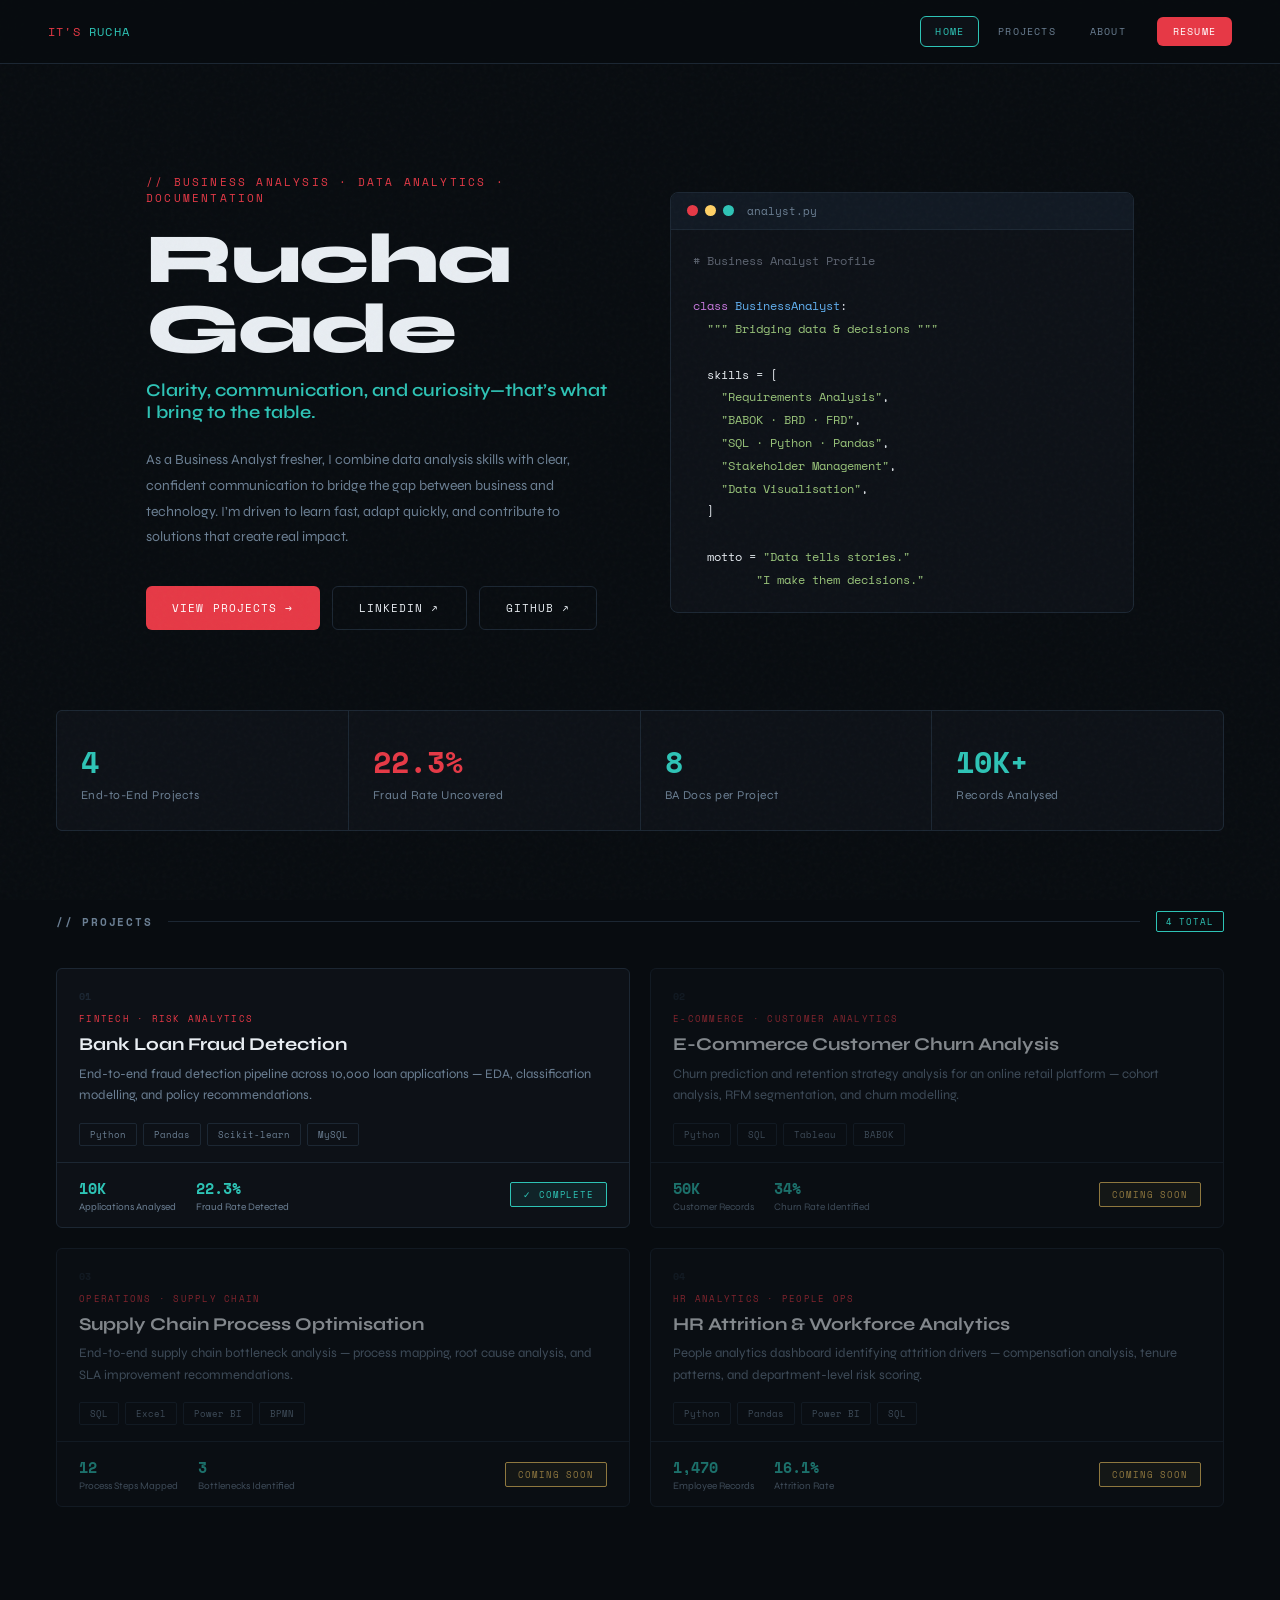
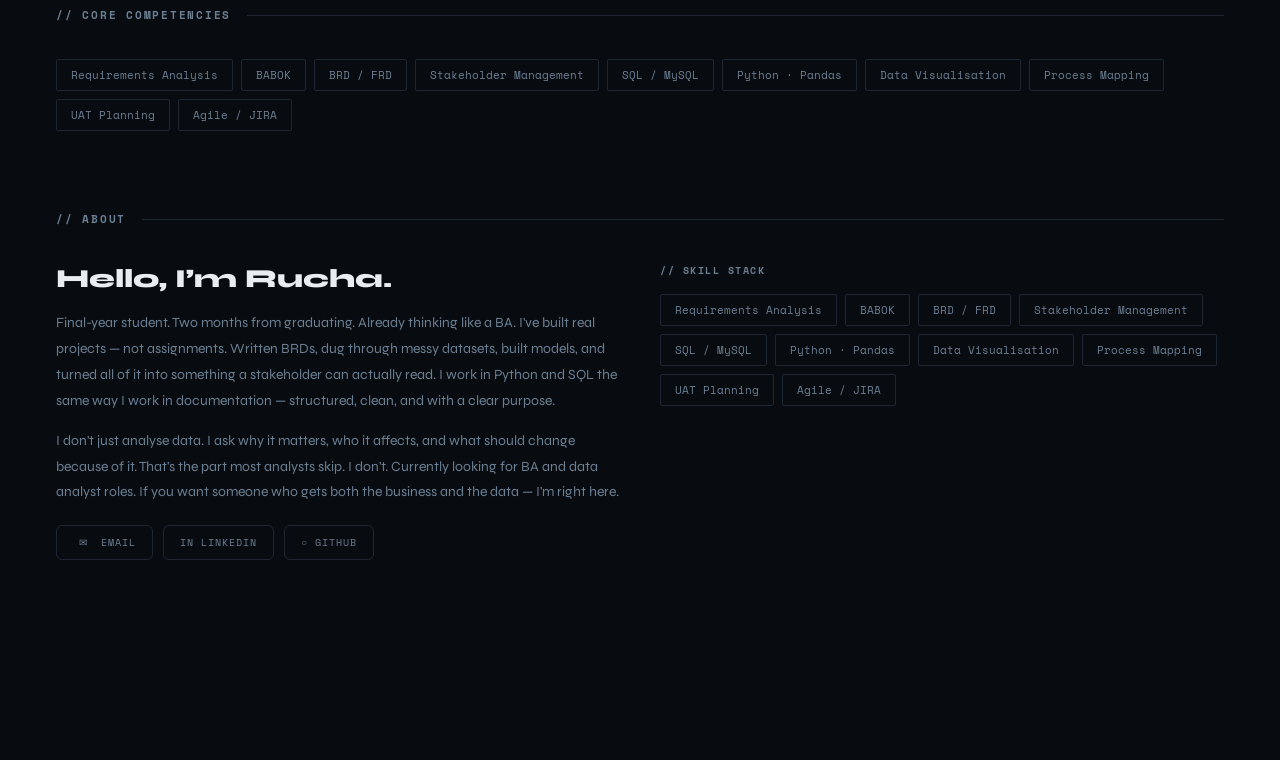
<file: index.html>
<!DOCTYPE html>
<html lang="en">
<head>
  <title>SELECT * FROM Rucha</title>
  <meta charset="UTF-8">
  <meta name="viewport" content="width=device-width, initial-scale=1.0">
  <link rel="preconnect" href="https://fonts.googleapis.com">
  <link href="https://fonts.googleapis.com/css2?family=Space+Mono:wght@400;700&family=Syne:wght@400;600;800&display=swap" rel="stylesheet">
  <link rel="stylesheet" href="styles.css">
  <link rel="icon" type="image/png" href="Favicon.png">

</head>
<body>

<header class="site-header">
  <div class="logo" onclick="location.href='index.html'"><span>It's</span> Rucha</div>

  <nav class="nav">
    <button class="nav-btn active"  onclick="location.href='index.html'">Home</button>
    <button class="nav-btn"  onclick="location.href='index.html#proj-anchor'">Projects</button>
    <button class="nav-btn" onclick="location.href='index.html#about-anchor'">About</button>
    <a class="nav-contact" href="Rucha_Gade_Resume.pdf" target="_blank">Resume</a>
  </nav>
</header>

<!-- ═══ HERO ═══ -->
<section class="home-hero">
  <div class="hero-left">
    <p class="hero-eyebrow">// Business Analysis &middot; Data Analytics &middot; Documentation</p>
    <h1 class="hero-name">Rucha Gade</h1>
    <p class="hero-role">Clarity, communication, and curiosity—that’s what I bring to the table.</p>
    <p class="hero-desc">As a Business Analyst fresher, I combine data analysis skills with clear, confident communication to bridge the gap between business and technology. I’m driven to learn fast, adapt quickly, and contribute to solutions that create real impact.</p>
    <div class="hero-btns">
      <button class="btn-primary" onclick="document.getElementById('proj-anchor').scrollIntoView({behavior:'smooth'})">View Projects &rarr;</button>
      <a class="btn-ghost" href="https://www.linkedin.com/in/rucha-gade/" target="_blank">LinkedIn &nearr;</a>
      <a class="btn-ghost" href="https://github.com/Rucha-1111/"   target="_blank">GitHub &nearr;</a>
    </div>
  </div>
  <div class="hero-terminal">
    <div class="terminal-bar">
      <span class="dot dot-r"></span><span class="dot dot-y"></span><span class="dot dot-g"></span>
      <span class="terminal-title">analyst.py</span>
    </div>
    <div class="terminal-body">
      <div><span class="t-cm"># Business Analyst Profile</span></div>
      <div>&nbsp;</div>
      <div><span class="t-kw">class</span> <span class="t-fn">BusinessAnalyst</span>:</div>
      <div>&nbsp;&nbsp;<span class="t-str">&quot;&quot;&quot; Bridging data &amp; decisions &quot;&quot;&quot;</span></div>
      <div>&nbsp;</div>
      <div>&nbsp;&nbsp;skills = [</div>
      <div>&nbsp;&nbsp;&nbsp;&nbsp;<span class="t-str">&quot;Requirements Analysis&quot;</span>,</div>
      <div>&nbsp;&nbsp;&nbsp;&nbsp;<span class="t-str">&quot;BABOK &middot; BRD &middot; FRD&quot;</span>,</div>
      <div>&nbsp;&nbsp;&nbsp;&nbsp;<span class="t-str">&quot;SQL &middot; Python &middot; Pandas&quot;</span>,</div>
      <div>&nbsp;&nbsp;&nbsp;&nbsp;<span class="t-str">&quot;Stakeholder Management&quot;</span>,</div>
      <div>&nbsp;&nbsp;&nbsp;&nbsp;<span class="t-str">&quot;Data Visualisation&quot;</span>,</div>
      <div>&nbsp;&nbsp;]</div>
      <div>&nbsp;</div>
      <div>&nbsp;&nbsp;motto = <span class="t-str">&quot;Data tells stories.&quot;</span></div>
      <div>&nbsp;&nbsp;&nbsp;&nbsp;&nbsp;&nbsp;&nbsp;&nbsp; <span class="t-str">&quot;I make them decisions.&quot;</span></div>
    </div>
  </div>
</section>

<!-- ═══ STATS ═══ -->
<div class="wrap">
  <div class="home-stats">
    <div class="stat-cell"><div class="num">4</div><div class="lbl">End-to-End Projects</div></div>
    <div class="stat-cell"><div class="num acc">22.3%</div><div class="lbl">Fraud Rate Uncovered</div></div>
    <div class="stat-cell"><div class="num">8</div><div class="lbl">BA Docs per Project</div></div>
    <div class="stat-cell"><div class="num">10K+</div><div class="lbl">Records Analysed</div></div>
  </div>
</div>

<!-- ═══ PROJECTS ═══ -->
<div id="proj-anchor"></div>
<div class="section-sep" style="margin-top:20px">
  <h2>// Projects</h2><div class="sep-line"></div>
  <span class="badge badge-teal">4 Total</span>
</div>
<div class="wrap">
  <div class="proj-cards">
      <div class="proj-card" onclick="location.href='fraud.html'">
        <div class="pc-top">
          <div class="pc-num">01</div>
          <div class="pc-domain">FinTech · Risk Analytics</div>
          <div class="pc-title">Bank Loan Fraud Detection</div>
          <div class="pc-desc">End-to-end fraud detection pipeline across 10,000 loan applications — EDA, classification modelling, and policy recommendations.</div>
          <div class="pc-tags"><span class="pc-tag">Python</span><span class="pc-tag">Pandas</span><span class="pc-tag">Scikit-learn</span><span class="pc-tag">MySQL</span></div>
        </div>
        <div class="pc-bottom">
          <div class="pc-kpi-row"><div class="pc-kpi"><span class="v">10K</span><span class="l">Applications Analysed</span></div><div class="pc-kpi"><span class="v">22.3%</span><span class="l">Fraud Rate Detected</span></div></div>
          <span class="pc-status-chip complete">&#10003; Complete</span>
        </div>
      </div>

      <div class="proj-card placeholder" >
        <div class="pc-top">
          <div class="pc-num">02</div>
          <div class="pc-domain">E-Commerce · Customer Analytics</div>
          <div class="pc-title">E-Commerce Customer Churn Analysis</div>
          <div class="pc-desc">Churn prediction and retention strategy analysis for an online retail platform — cohort analysis, RFM segmentation, and churn modelling.</div>
          <div class="pc-tags"><span class="pc-tag">Python</span><span class="pc-tag">SQL</span><span class="pc-tag">Tableau</span><span class="pc-tag">BABOK</span></div>
        </div>
        <div class="pc-bottom">
          <div class="pc-kpi-row"><div class="pc-kpi"><span class="v">50K</span><span class="l">Customer Records</span></div><div class="pc-kpi"><span class="v">34%</span><span class="l">Churn Rate Identified</span></div></div>
          <span class="pc-status-chip wip">Coming Soon</span>
        </div>
      </div>

      <div class="proj-card placeholder" >
        <div class="pc-top">
          <div class="pc-num">03</div>
          <div class="pc-domain">Operations · Supply Chain</div>
          <div class="pc-title">Supply Chain Process Optimisation</div>
          <div class="pc-desc">End-to-end supply chain bottleneck analysis — process mapping, root cause analysis, and SLA improvement recommendations.</div>
          <div class="pc-tags"><span class="pc-tag">SQL</span><span class="pc-tag">Excel</span><span class="pc-tag">Power BI</span><span class="pc-tag">BPMN</span></div>
        </div>
        <div class="pc-bottom">
          <div class="pc-kpi-row"><div class="pc-kpi"><span class="v">12</span><span class="l">Process Steps Mapped</span></div><div class="pc-kpi"><span class="v">3</span><span class="l">Bottlenecks Identified</span></div></div>
          <span class="pc-status-chip wip">Coming Soon</span>
        </div>
      </div>

      <div class="proj-card placeholder" >
        <div class="pc-top">
          <div class="pc-num">04</div>
          <div class="pc-domain">HR Analytics · People Ops</div>
          <div class="pc-title">HR Attrition & Workforce Analytics</div>
          <div class="pc-desc">People analytics dashboard identifying attrition drivers — compensation analysis, tenure patterns, and department-level risk scoring.</div>
          <div class="pc-tags"><span class="pc-tag">Python</span><span class="pc-tag">Pandas</span><span class="pc-tag">Power BI</span><span class="pc-tag">SQL</span></div>
        </div>
        <div class="pc-bottom">
          <div class="pc-kpi-row"><div class="pc-kpi"><span class="v">1,470</span><span class="l">Employee Records</span></div><div class="pc-kpi"><span class="v">16.1%</span><span class="l">Attrition Rate</span></div></div>
          <span class="pc-status-chip wip">Coming Soon</span>
        </div>
      </div></div>
</div>

<!-- ═══ SKILLS ═══ -->
<div class="section-sep"><h2>// Core Competencies</h2><div class="sep-line"></div></div>
<div class="wrap" style="margin-bottom:80px">
  <div class="skills-grid" id="homeSkills"></div>
</div>

<!-- ═══ ABOUT ═══ -->
<div id="about-anchor"></div>
<div class="section-sep"><h2>// About</h2><div class="sep-line"></div></div>
<div class="wrap" style="padding-bottom:100px">
  <div class="about-grid">
    <div class="about-text">
      <h3>Hello, I&rsquo;m Rucha.</h3>
      <p>Final-year student. Two months from graduating. Already thinking like a BA.
I've built real projects — not assignments. Written BRDs, dug through messy datasets, built models, and turned all of it into something a stakeholder can actually read. I work in Python and SQL the same way I work in documentation — structured, clean, and with a clear purpose.</p>
      <p>I don't just analyse data. I ask why it matters, who it affects, and what should change because of it. That's the part most analysts skip. I don't.
Currently looking for BA and data analyst roles. If you want someone who gets both the business and the data — I'm right here.</p>
      <div class="about-links">
        <a class="about-link" href="mailto:ruchagade20@gmail.com">&ensp;&#9993;&ensp; Email</a>
        <a class="about-link" href="https://www.linkedin.com/in/rucha-gade/" target="_blank">in LinkedIn</a>
        <a class="about-link" href="https://github.com/Rucha-1111/"   target="_blank">&#9675; GitHub</a>
      </div>
    </div>
    <div class="about-skills">
      <h4>// Skill Stack</h4>
      <div class="skills-grid" id="aboutSkills"></div>
    </div>
  </div>
</div>

<script src="scripts.js"></script>
<script>
  renderSkills(['homeSkills','aboutSkills']);
  // Scroll to anchor if URL has hash
  if(location.hash) {
    setTimeout(()=>{
      const el = document.getElementById(location.hash.slice(1));
      if(el) el.scrollIntoView({behavior:'smooth'});
    }, 100);
  }
</script>
</body>
</html>
</file>
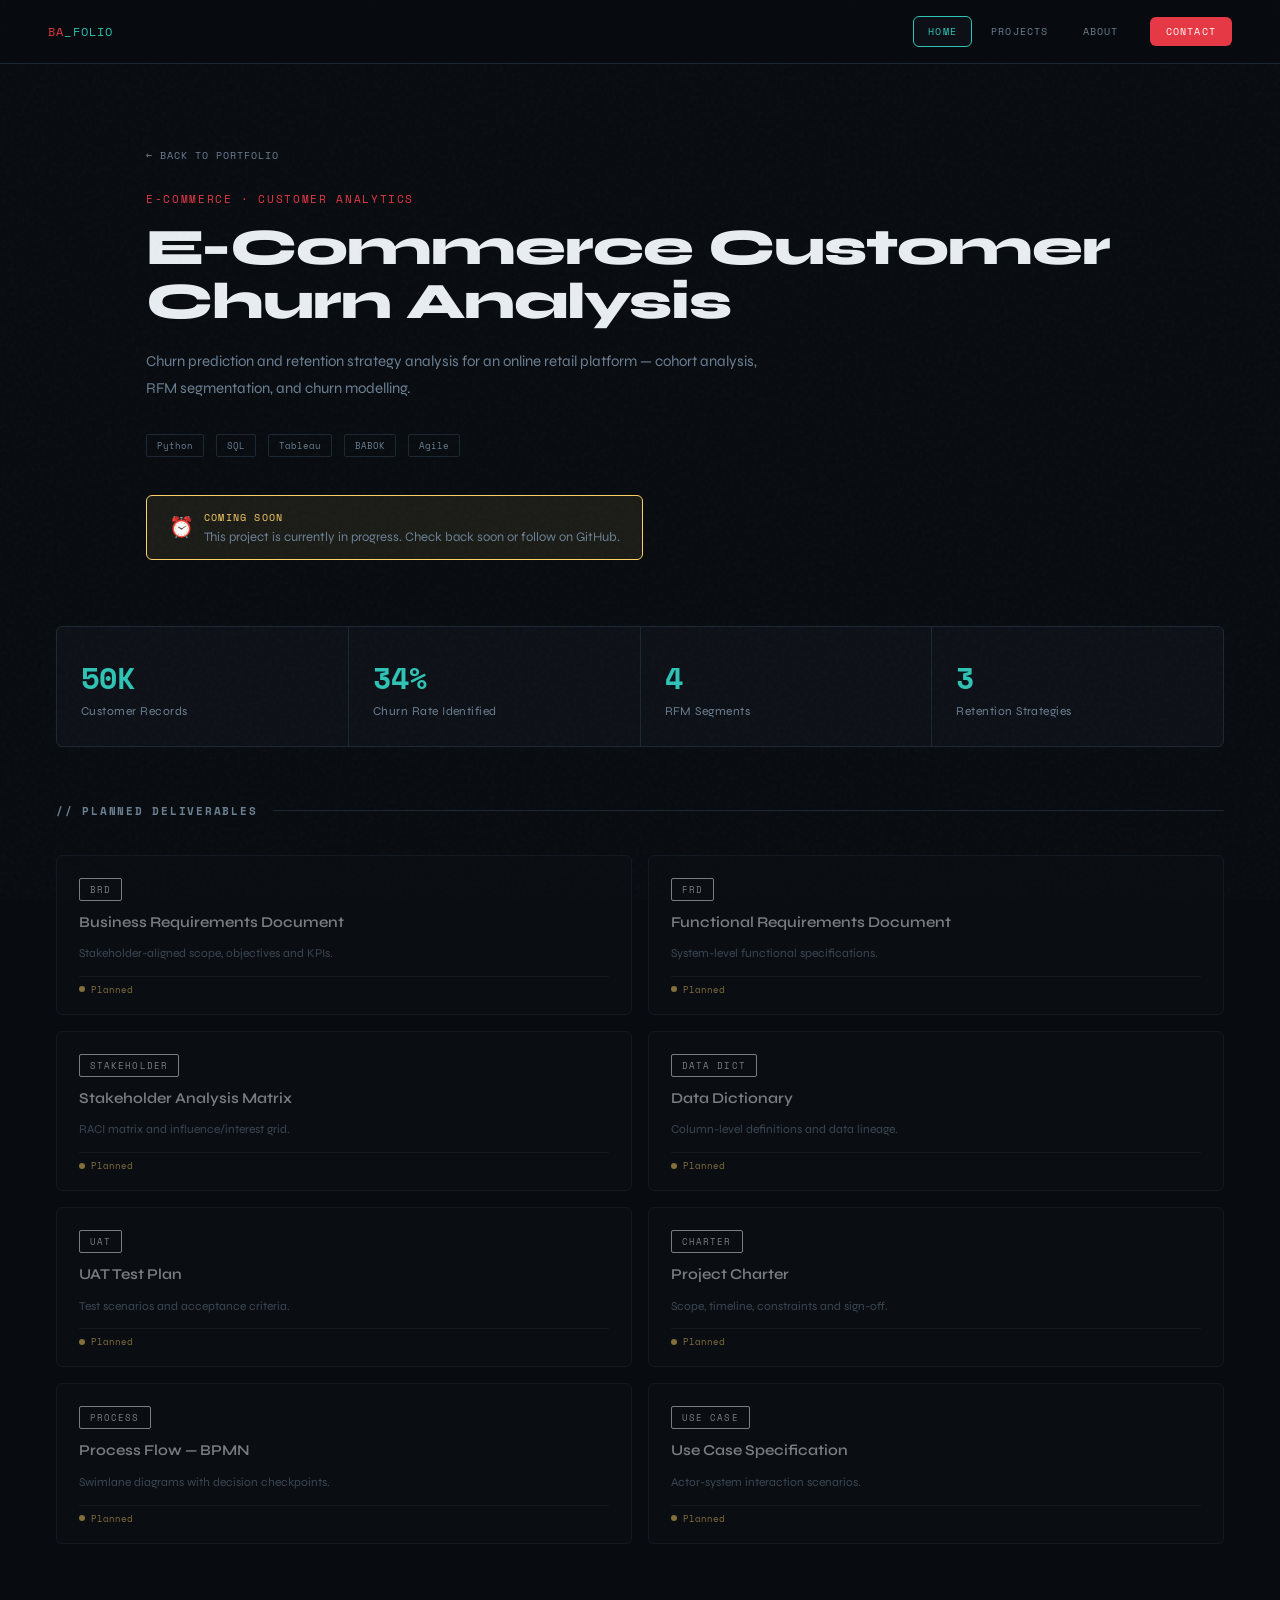
<file: ecomm.html>
<!DOCTYPE html>
<html lang="en">
<head>
  <title>E-Commerce Customer Churn Analysis &mdash; BA Portfolio</title>
  <meta charset="UTF-8">
  <meta name="viewport" content="width=device-width, initial-scale=1.0">
  <link rel="preconnect" href="https://fonts.googleapis.com">
  <link href="https://fonts.googleapis.com/css2?family=Space+Mono:wght@400;700&family=Syne:wght@400;600;800&display=swap" rel="stylesheet">
  <link rel="stylesheet" href="styles.css">
</head>
<body>

<header class="site-header">
  <div class="logo" onclick="location.href='index.html'"><span>BA</span>_FOLIO</div>
  <nav class="nav">
    <button class="nav-btn active"  onclick="location.href='index.html'">Home</button>
    <button class="nav-btn"  onclick="location.href='index.html#proj-anchor'">Projects</button>
    <button class="nav-btn" onclick="location.href='index.html#about-anchor'">About</button>
    <a class="nav-contact" href="mailto:your@email.com">Contact</a>
  </nav>
</header>

<div class="proj-hero">
  <button class="proj-back" onclick="location.href='index.html'">&larr; Back to Portfolio</button>
  <p class="proj-eyebrow">E-Commerce · Customer Analytics</p>
  <h1 class="proj-title-big">E-Commerce Customer Churn Analysis</h1>
  <p class="proj-desc-big">Churn prediction and retention strategy analysis for an online retail platform — cohort analysis, RFM segmentation, and churn modelling.</p>
  <div style="display:flex;flex-wrap:wrap;gap:6px;margin-bottom:32px"><span class="pc-tag" style="margin-right:6px;margin-bottom:6px">Python</span><span class="pc-tag" style="margin-right:6px;margin-bottom:6px">SQL</span><span class="pc-tag" style="margin-right:6px;margin-bottom:6px">Tableau</span><span class="pc-tag" style="margin-right:6px;margin-bottom:6px">BABOK</span><span class="pc-tag" style="margin-right:6px;margin-bottom:6px">Agile</span></div>
  <div style="display:inline-flex;align-items:center;gap:10px;background:rgba(255,209,102,.08);border:1px solid var(--yellow);border-radius:var(--r);padding:14px 22px;">
    <span style="font-size:20px">&#9200;</span>
    <div>
      <div style="font-family:var(--mono);font-size:10px;color:var(--yellow);letter-spacing:.12em;text-transform:uppercase;margin-bottom:4px">Coming Soon</div>
      <div style="font-size:13px;color:var(--muted)">This project is currently in progress. Check back soon or follow on GitHub.</div>
    </div>
  </div>
</div>

<div class="wrap" style="margin-top:10px">
  <div class="proj-kpis"><div class="stat-cell"><div class="num">50K</div><div class="lbl">Customer Records</div></div><div class="stat-cell"><div class="num">34%</div><div class="lbl">Churn Rate Identified</div></div><div class="stat-cell"><div class="num">4</div><div class="lbl">RFM Segments</div></div><div class="stat-cell"><div class="num">3</div><div class="lbl">Retention Strategies</div></div></div>
</div>

<div class="section-sep" style="margin-top:40px"><h2>// Planned Deliverables</h2><div class="sep-line"></div></div>
<div class="wrap" style="padding-bottom:100px">
  <div class="docs-grid">
    <div class="doc-card" style="opacity:.5">
      <div class="dc-top"><span class="dc-type-badge">BRD</span></div>
      <div class="dc-title">Business Requirements Document</div>
      <div class="dc-desc">Stakeholder-aligned scope, objectives and KPIs.</div>
      <div class="dc-bottom"><div class="dc-status" style="color:var(--yellow)"><span class="dc-dot" style="background:var(--yellow)"></span> Planned</div></div>
    </div><div class="doc-card" style="opacity:.5">
      <div class="dc-top"><span class="dc-type-badge">FRD</span></div>
      <div class="dc-title">Functional Requirements Document</div>
      <div class="dc-desc">System-level functional specifications.</div>
      <div class="dc-bottom"><div class="dc-status" style="color:var(--yellow)"><span class="dc-dot" style="background:var(--yellow)"></span> Planned</div></div>
    </div><div class="doc-card" style="opacity:.5">
      <div class="dc-top"><span class="dc-type-badge">STAKEHOLDER</span></div>
      <div class="dc-title">Stakeholder Analysis Matrix</div>
      <div class="dc-desc">RACI matrix and influence/interest grid.</div>
      <div class="dc-bottom"><div class="dc-status" style="color:var(--yellow)"><span class="dc-dot" style="background:var(--yellow)"></span> Planned</div></div>
    </div><div class="doc-card" style="opacity:.5">
      <div class="dc-top"><span class="dc-type-badge">DATA DICT</span></div>
      <div class="dc-title">Data Dictionary</div>
      <div class="dc-desc">Column-level definitions and data lineage.</div>
      <div class="dc-bottom"><div class="dc-status" style="color:var(--yellow)"><span class="dc-dot" style="background:var(--yellow)"></span> Planned</div></div>
    </div><div class="doc-card" style="opacity:.5">
      <div class="dc-top"><span class="dc-type-badge">UAT</span></div>
      <div class="dc-title">UAT Test Plan</div>
      <div class="dc-desc">Test scenarios and acceptance criteria.</div>
      <div class="dc-bottom"><div class="dc-status" style="color:var(--yellow)"><span class="dc-dot" style="background:var(--yellow)"></span> Planned</div></div>
    </div><div class="doc-card" style="opacity:.5">
      <div class="dc-top"><span class="dc-type-badge">CHARTER</span></div>
      <div class="dc-title">Project Charter</div>
      <div class="dc-desc">Scope, timeline, constraints and sign-off.</div>
      <div class="dc-bottom"><div class="dc-status" style="color:var(--yellow)"><span class="dc-dot" style="background:var(--yellow)"></span> Planned</div></div>
    </div><div class="doc-card" style="opacity:.5">
      <div class="dc-top"><span class="dc-type-badge">PROCESS</span></div>
      <div class="dc-title">Process Flow — BPMN</div>
      <div class="dc-desc">Swimlane diagrams with decision checkpoints.</div>
      <div class="dc-bottom"><div class="dc-status" style="color:var(--yellow)"><span class="dc-dot" style="background:var(--yellow)"></span> Planned</div></div>
    </div><div class="doc-card" style="opacity:.5">
      <div class="dc-top"><span class="dc-type-badge">USE CASE</span></div>
      <div class="dc-title">Use Case Specification</div>
      <div class="dc-desc">Actor-system interaction scenarios.</div>
      <div class="dc-bottom"><div class="dc-status" style="color:var(--yellow)"><span class="dc-dot" style="background:var(--yellow)"></span> Planned</div></div>
    </div>
  </div>
</div>

<script src="scripts.js"></script>
</body>
</html>
</file>
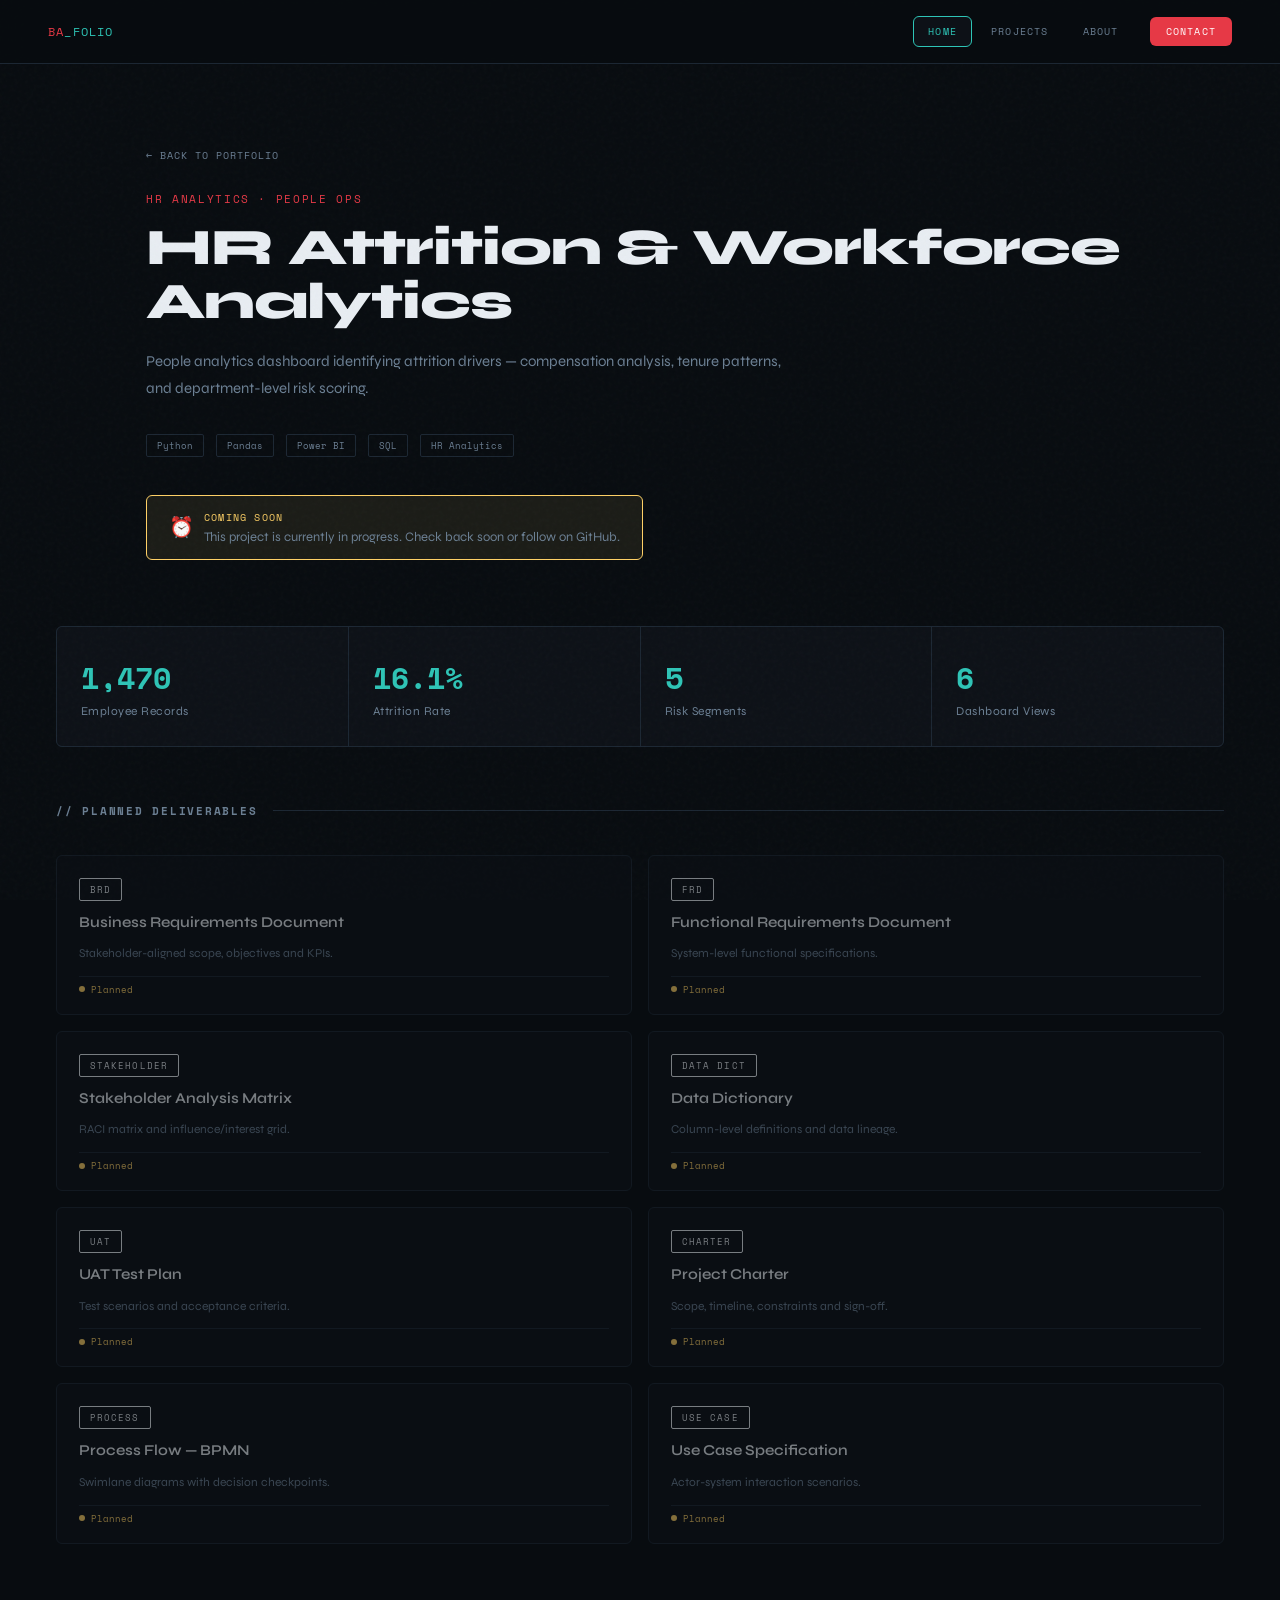
<file: hranalytics.html>
<!DOCTYPE html>
<html lang="en">

<head>
    <title>HR Attrition & Workforce Analytics &mdash; BA Portfolio</title>
    <meta charset="UTF-8">
    <meta name="viewport" content="width=device-width, initial-scale=1.0">
    <link rel="preconnect" href="https://fonts.googleapis.com">
    <link
        href="https://fonts.googleapis.com/css2?family=Space+Mono:wght@400;700&family=Syne:wght@400;600;800&display=swap"
        rel="stylesheet">
    <link rel="stylesheet" href="styles.css">
</head>

<body>

    <header class="site-header">
        <div class="logo" onclick="location.href='index.html'"><span>BA</span>_FOLIO</div>
        <nav class="nav">
            <button class="nav-btn active" onclick="location.href='index.html'">Home</button>
            <button class="nav-btn" onclick="location.href='index.html#proj-anchor'">Projects</button>
            <button class="nav-btn" onclick="location.href='index.html#about-anchor'">About</button>
            <a class="nav-contact" href="mailto:your@email.com">Contact</a>
        </nav>
    </header>

    <div class="proj-hero">
        <button class="proj-back" onclick="location.href='index.html'">&larr; Back to Portfolio</button>
        <p class="proj-eyebrow">HR Analytics · People Ops</p>
        <h1 class="proj-title-big">HR Attrition & Workforce Analytics</h1>
        <p class="proj-desc-big">People analytics dashboard identifying attrition drivers — compensation analysis,
            tenure patterns, and department-level risk scoring.</p>
        <div style="display:flex;flex-wrap:wrap;gap:6px;margin-bottom:32px"><span class="pc-tag"
                style="margin-right:6px;margin-bottom:6px">Python</span><span class="pc-tag"
                style="margin-right:6px;margin-bottom:6px">Pandas</span><span class="pc-tag"
                style="margin-right:6px;margin-bottom:6px">Power BI</span><span class="pc-tag"
                style="margin-right:6px;margin-bottom:6px">SQL</span><span class="pc-tag"
                style="margin-right:6px;margin-bottom:6px">HR Analytics</span></div>
        <div
            style="display:inline-flex;align-items:center;gap:10px;background:rgba(255,209,102,.08);border:1px solid var(--yellow);border-radius:var(--r);padding:14px 22px;">
            <span style="font-size:20px">&#9200;</span>
            <div>
                <div
                    style="font-family:var(--mono);font-size:10px;color:var(--yellow);letter-spacing:.12em;text-transform:uppercase;margin-bottom:4px">
                    Coming Soon</div>
                <div style="font-size:13px;color:var(--muted)">This project is currently in progress. Check back soon or
                    follow on GitHub.</div>
            </div>
        </div>
    </div>

    <div class="wrap" style="margin-top:10px">
        <div class="proj-kpis">
            <div class="stat-cell">
                <div class="num">1,470</div>
                <div class="lbl">Employee Records</div>
            </div>
            <div class="stat-cell">
                <div class="num">16.1%</div>
                <div class="lbl">Attrition Rate</div>
            </div>
            <div class="stat-cell">
                <div class="num">5</div>
                <div class="lbl">Risk Segments</div>
            </div>
            <div class="stat-cell">
                <div class="num">6</div>
                <div class="lbl">Dashboard Views</div>
            </div>
        </div>
    </div>

    <div class="section-sep" style="margin-top:40px">
        <h2>// Planned Deliverables</h2>
        <div class="sep-line"></div>
    </div>
    <div class="wrap" style="padding-bottom:100px">
        <div class="docs-grid">
            <div class="doc-card" style="opacity:.5">
                <div class="dc-top"><span class="dc-type-badge">BRD</span></div>
                <div class="dc-title">Business Requirements Document</div>
                <div class="dc-desc">Stakeholder-aligned scope, objectives and KPIs.</div>
                <div class="dc-bottom">
                    <div class="dc-status" style="color:var(--yellow)"><span class="dc-dot"
                            style="background:var(--yellow)"></span> Planned</div>
                </div>
            </div>
            <div class="doc-card" style="opacity:.5">
                <div class="dc-top"><span class="dc-type-badge">FRD</span></div>
                <div class="dc-title">Functional Requirements Document</div>
                <div class="dc-desc">System-level functional specifications.</div>
                <div class="dc-bottom">
                    <div class="dc-status" style="color:var(--yellow)"><span class="dc-dot"
                            style="background:var(--yellow)"></span> Planned</div>
                </div>
            </div>
            <div class="doc-card" style="opacity:.5">
                <div class="dc-top"><span class="dc-type-badge">STAKEHOLDER</span></div>
                <div class="dc-title">Stakeholder Analysis Matrix</div>
                <div class="dc-desc">RACI matrix and influence/interest grid.</div>
                <div class="dc-bottom">
                    <div class="dc-status" style="color:var(--yellow)"><span class="dc-dot"
                            style="background:var(--yellow)"></span> Planned</div>
                </div>
            </div>
            <div class="doc-card" style="opacity:.5">
                <div class="dc-top"><span class="dc-type-badge">DATA DICT</span></div>
                <div class="dc-title">Data Dictionary</div>
                <div class="dc-desc">Column-level definitions and data lineage.</div>
                <div class="dc-bottom">
                    <div class="dc-status" style="color:var(--yellow)"><span class="dc-dot"
                            style="background:var(--yellow)"></span> Planned</div>
                </div>
            </div>
            <div class="doc-card" style="opacity:.5">
                <div class="dc-top"><span class="dc-type-badge">UAT</span></div>
                <div class="dc-title">UAT Test Plan</div>
                <div class="dc-desc">Test scenarios and acceptance criteria.</div>
                <div class="dc-bottom">
                    <div class="dc-status" style="color:var(--yellow)"><span class="dc-dot"
                            style="background:var(--yellow)"></span> Planned</div>
                </div>
            </div>
            <div class="doc-card" style="opacity:.5">
                <div class="dc-top"><span class="dc-type-badge">CHARTER</span></div>
                <div class="dc-title">Project Charter</div>
                <div class="dc-desc">Scope, timeline, constraints and sign-off.</div>
                <div class="dc-bottom">
                    <div class="dc-status" style="color:var(--yellow)"><span class="dc-dot"
                            style="background:var(--yellow)"></span> Planned</div>
                </div>
            </div>
            <div class="doc-card" style="opacity:.5">
                <div class="dc-top"><span class="dc-type-badge">PROCESS</span></div>
                <div class="dc-title">Process Flow — BPMN</div>
                <div class="dc-desc">Swimlane diagrams with decision checkpoints.</div>
                <div class="dc-bottom">
                    <div class="dc-status" style="color:var(--yellow)"><span class="dc-dot"
                            style="background:var(--yellow)"></span> Planned</div>
                </div>
            </div>
            <div class="doc-card" style="opacity:.5">
                <div class="dc-top"><span class="dc-type-badge">USE CASE</span></div>
                <div class="dc-title">Use Case Specification</div>
                <div class="dc-desc">Actor-system interaction scenarios.</div>
                <div class="dc-bottom">
                    <div class="dc-status" style="color:var(--yellow)"><span class="dc-dot"
                            style="background:var(--yellow)"></span> Planned</div>
                </div>
            </div>
        </div>
    </div>

    <script src="scripts.js"></script>
</body>

</html>
</file>
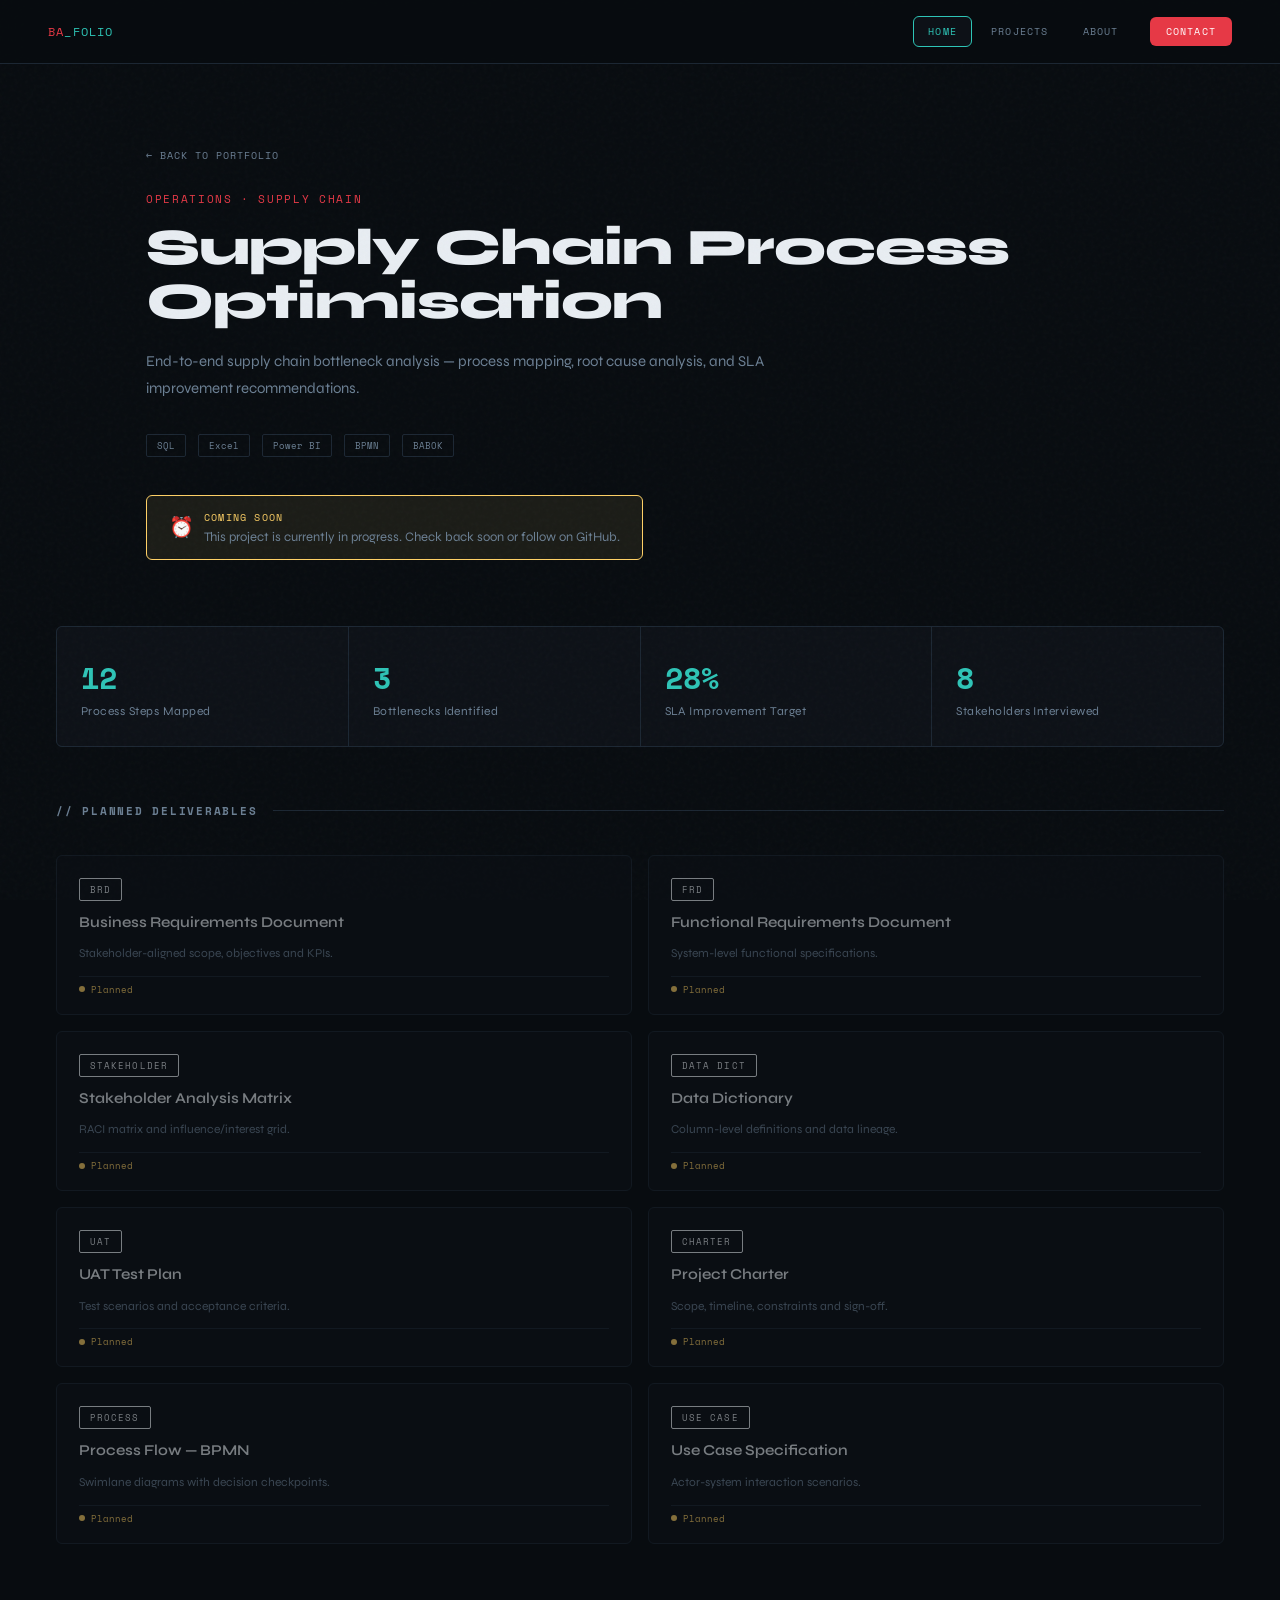
<file: supply.html>
<!DOCTYPE html>
<html lang="en">

<head>
    <title>Supply Chain Process Optimisation &mdash; BA Portfolio</title>
    <meta charset="UTF-8">
    <meta name="viewport" content="width=device-width, initial-scale=1.0">
    <link rel="preconnect" href="https://fonts.googleapis.com">
    <link
        href="https://fonts.googleapis.com/css2?family=Space+Mono:wght@400;700&family=Syne:wght@400;600;800&display=swap"
        rel="stylesheet">
    <link rel="stylesheet" href="styles.css">
</head>

<body>

    <header class="site-header">
        <div class="logo" onclick="location.href='index.html'"><span>BA</span>_FOLIO</div>
        <nav class="nav">
            <button class="nav-btn active" onclick="location.href='index.html'">Home</button>
            <button class="nav-btn" onclick="location.href='index.html#proj-anchor'">Projects</button>
            <button class="nav-btn" onclick="location.href='index.html#about-anchor'">About</button>
            <a class="nav-contact" href="mailto:your@email.com">Contact</a>
        </nav>
    </header>

    <div class="proj-hero">
        <button class="proj-back" onclick="location.href='index.html'">&larr; Back to Portfolio</button>
        <p class="proj-eyebrow">Operations · Supply Chain</p>
        <h1 class="proj-title-big">Supply Chain Process Optimisation</h1>
        <p class="proj-desc-big">End-to-end supply chain bottleneck analysis — process mapping, root cause analysis, and
            SLA improvement recommendations.</p>
        <div style="display:flex;flex-wrap:wrap;gap:6px;margin-bottom:32px"><span class="pc-tag"
                style="margin-right:6px;margin-bottom:6px">SQL</span><span class="pc-tag"
                style="margin-right:6px;margin-bottom:6px">Excel</span><span class="pc-tag"
                style="margin-right:6px;margin-bottom:6px">Power BI</span><span class="pc-tag"
                style="margin-right:6px;margin-bottom:6px">BPMN</span><span class="pc-tag"
                style="margin-right:6px;margin-bottom:6px">BABOK</span></div>
        <div
            style="display:inline-flex;align-items:center;gap:10px;background:rgba(255,209,102,.08);border:1px solid var(--yellow);border-radius:var(--r);padding:14px 22px;">
            <span style="font-size:20px">&#9200;</span>
            <div>
                <div
                    style="font-family:var(--mono);font-size:10px;color:var(--yellow);letter-spacing:.12em;text-transform:uppercase;margin-bottom:4px">
                    Coming Soon</div>
                <div style="font-size:13px;color:var(--muted)">This project is currently in progress. Check back soon or
                    follow on GitHub.</div>
            </div>
        </div>
    </div>

    <div class="wrap" style="margin-top:10px">
        <div class="proj-kpis">
            <div class="stat-cell">
                <div class="num">12</div>
                <div class="lbl">Process Steps Mapped</div>
            </div>
            <div class="stat-cell">
                <div class="num">3</div>
                <div class="lbl">Bottlenecks Identified</div>
            </div>
            <div class="stat-cell">
                <div class="num">28%</div>
                <div class="lbl">SLA Improvement Target</div>
            </div>
            <div class="stat-cell">
                <div class="num">8</div>
                <div class="lbl">Stakeholders Interviewed</div>
            </div>
        </div>
    </div>

    <div class="section-sep" style="margin-top:40px">
        <h2>// Planned Deliverables</h2>
        <div class="sep-line"></div>
    </div>
    <div class="wrap" style="padding-bottom:100px">
        <div class="docs-grid">
            <div class="doc-card" style="opacity:.5">
                <div class="dc-top"><span class="dc-type-badge">BRD</span></div>
                <div class="dc-title">Business Requirements Document</div>
                <div class="dc-desc">Stakeholder-aligned scope, objectives and KPIs.</div>
                <div class="dc-bottom">
                    <div class="dc-status" style="color:var(--yellow)"><span class="dc-dot"
                            style="background:var(--yellow)"></span> Planned</div>
                </div>
            </div>
            <div class="doc-card" style="opacity:.5">
                <div class="dc-top"><span class="dc-type-badge">FRD</span></div>
                <div class="dc-title">Functional Requirements Document</div>
                <div class="dc-desc">System-level functional specifications.</div>
                <div class="dc-bottom">
                    <div class="dc-status" style="color:var(--yellow)"><span class="dc-dot"
                            style="background:var(--yellow)"></span> Planned</div>
                </div>
            </div>
            <div class="doc-card" style="opacity:.5">
                <div class="dc-top"><span class="dc-type-badge">STAKEHOLDER</span></div>
                <div class="dc-title">Stakeholder Analysis Matrix</div>
                <div class="dc-desc">RACI matrix and influence/interest grid.</div>
                <div class="dc-bottom">
                    <div class="dc-status" style="color:var(--yellow)"><span class="dc-dot"
                            style="background:var(--yellow)"></span> Planned</div>
                </div>
            </div>
            <div class="doc-card" style="opacity:.5">
                <div class="dc-top"><span class="dc-type-badge">DATA DICT</span></div>
                <div class="dc-title">Data Dictionary</div>
                <div class="dc-desc">Column-level definitions and data lineage.</div>
                <div class="dc-bottom">
                    <div class="dc-status" style="color:var(--yellow)"><span class="dc-dot"
                            style="background:var(--yellow)"></span> Planned</div>
                </div>
            </div>
            <div class="doc-card" style="opacity:.5">
                <div class="dc-top"><span class="dc-type-badge">UAT</span></div>
                <div class="dc-title">UAT Test Plan</div>
                <div class="dc-desc">Test scenarios and acceptance criteria.</div>
                <div class="dc-bottom">
                    <div class="dc-status" style="color:var(--yellow)"><span class="dc-dot"
                            style="background:var(--yellow)"></span> Planned</div>
                </div>
            </div>
            <div class="doc-card" style="opacity:.5">
                <div class="dc-top"><span class="dc-type-badge">CHARTER</span></div>
                <div class="dc-title">Project Charter</div>
                <div class="dc-desc">Scope, timeline, constraints and sign-off.</div>
                <div class="dc-bottom">
                    <div class="dc-status" style="color:var(--yellow)"><span class="dc-dot"
                            style="background:var(--yellow)"></span> Planned</div>
                </div>
            </div>
            <div class="doc-card" style="opacity:.5">
                <div class="dc-top"><span class="dc-type-badge">PROCESS</span></div>
                <div class="dc-title">Process Flow — BPMN</div>
                <div class="dc-desc">Swimlane diagrams with decision checkpoints.</div>
                <div class="dc-bottom">
                    <div class="dc-status" style="color:var(--yellow)"><span class="dc-dot"
                            style="background:var(--yellow)"></span> Planned</div>
                </div>
            </div>
            <div class="doc-card" style="opacity:.5">
                <div class="dc-top"><span class="dc-type-badge">USE CASE</span></div>
                <div class="dc-title">Use Case Specification</div>
                <div class="dc-desc">Actor-system interaction scenarios.</div>
                <div class="dc-bottom">
                    <div class="dc-status" style="color:var(--yellow)"><span class="dc-dot"
                            style="background:var(--yellow)"></span> Planned</div>
                </div>
            </div>
        </div>
    </div>

    <script src="scripts.js"></script>
</body>

</html>
</file>
<file: styles.css>
*,*::before,*::after{box-sizing:border-box;margin:0;padding:0}
:root{
  --bg:#080C10;--surface:#0D1117;--surf2:#111923;--border:#1C2733;
  --accent:#E63946;--teal:#2EC4B6;--yellow:#FFD166;--purple:#9B72CF;
  --text:#E8EDF2;--muted:#6B7F93;
  --mono:"Space Mono",monospace;--sans:"Syne",sans-serif;
  --r:6px;--glow-r:0 0 28px rgba(230,57,70,0.18);--glow-t:0 0 28px rgba(46,196,182,0.15);
}
html{scroll-behavior:smooth}
body{background:var(--bg);color:var(--text);font-family:var(--sans);min-height:100vh;overflow-x:hidden}
body::before{content:"";position:fixed;inset:0;background-image:url("data:image/svg+xml,%3Csvg viewBox='0 0 256 256' xmlns='http://www.w3.org/2000/svg'%3E%3Cfilter id='n'%3E%3CfeTurbulence type='fractalNoise' baseFrequency='0.9' numOctaves='4' stitchTiles='stitch'/%3E%3C/filter%3E%3Crect width='100%25' height='100%25' filter='url(%23n)' opacity='0.04'/%3E%3C/svg%3E");pointer-events:none;z-index:0;opacity:.6}
::-webkit-scrollbar{width:5px}::-webkit-scrollbar-track{background:var(--bg)}::-webkit-scrollbar-thumb{background:var(--border);border-radius:3px}

/* NAV */
.site-header{position:sticky;top:0;z-index:900;background:rgba(8,12,16,.93);backdrop-filter:blur(14px);border-bottom:1px solid var(--border);display:flex;align-items:center;justify-content:space-between;padding:0 48px;height:64px}
.logo{font-family:var(--mono);font-size:12px;color:var(--teal);letter-spacing:.1em;text-transform:uppercase;cursor:pointer}
.logo span{color:var(--accent)}
.nav{display:flex;gap:4px;align-items:center}
.nav-btn{font-family:var(--mono);font-size:10px;letter-spacing:.12em;text-transform:uppercase;padding:7px 14px;background:none;border:1px solid transparent;border-radius:var(--r);color:var(--muted);cursor:pointer;transition:all .2s}
.nav-btn:hover,.nav-btn.active{color:var(--text);border-color:var(--border)}
.nav-btn.active{background:var(--surface);color:var(--teal);border-color:var(--teal)}
.nav-contact{margin-left:12px;font-family:var(--mono);font-size:10px;letter-spacing:.12em;text-transform:uppercase;padding:7px 16px;background:var(--accent);color:#fff;border:none;border-radius:var(--r);cursor:pointer;text-decoration:none;transition:opacity .2s}
.nav-contact:hover{opacity:.85}

/* PAGES */
.page{display:none;min-height:calc(100vh - 64px);position:relative;z-index:1}
.page.active{display:block}

/* LAYOUT */
.wrap{max-width:1400px;margin:0 auto;padding:0 56px}
.section-sep{max-width:1400px;margin:0 auto 36px;padding:0 56px;display:flex;align-items:center;gap:16px}
.section-sep h2{font-family:var(--mono);font-size:11px;letter-spacing:.16em;text-transform:uppercase;color:var(--muted);white-space:nowrap}
.sep-line{flex:1;height:1px;background:var(--border)}
.badge{font-family:var(--mono);font-size:9px;padding:3px 9px;border-radius:2px;letter-spacing:.1em;text-transform:uppercase;border:1px solid}
.badge-red{border-color:var(--accent);color:var(--accent)}.badge-teal{border-color:var(--teal);color:var(--teal)}.badge-yellow{border-color:var(--yellow);color:var(--yellow)}.badge-purple{border-color:var(--purple);color:var(--purple)}

/* BUTTONS */
.btn-primary{display:inline-flex;align-items:center;gap:8px;background:var(--accent);color:#fff;font-family:var(--mono);font-size:11px;letter-spacing:.1em;text-transform:uppercase;padding:13px 26px;border:none;border-radius:var(--r);cursor:pointer;text-decoration:none;transition:opacity .2s,transform .2s}
.btn-primary:hover{opacity:.85;transform:translateY(-1px)}
.btn-ghost{display:inline-flex;align-items:center;gap:8px;background:transparent;color:var(--text);font-family:var(--mono);font-size:11px;letter-spacing:.1em;text-transform:uppercase;padding:13px 26px;border:1px solid var(--border);border-radius:var(--r);cursor:pointer;text-decoration:none;transition:border-color .2s,color .2s}
.btn-ghost:hover{border-color:var(--teal);color:var(--teal)}

/* HOME HERO */
.home-hero{padding:110px 56px 80px;max-width:1100px;margin:0 auto;display:grid;grid-template-columns:1fr 1fr;gap:60px;align-items:center}
.hero-eyebrow{font-family:var(--mono);font-size:11px;letter-spacing:.2em;text-transform:uppercase;color:var(--accent);margin-bottom:18px}
.hero-name{font-size:clamp(38px,5.5vw,72px);font-weight:800;line-height:1.0;letter-spacing:-.025em;margin-bottom:14px}
.hero-role{font-size:18px;color:var(--teal);font-weight:600;margin-bottom:24px}
.hero-desc{font-size:14px;line-height:1.85;color:var(--muted);margin-bottom:36px}
.hero-btns{display:flex;gap:12px;flex-wrap:wrap}

/* TERMINAL */
.hero-terminal{background:var(--surface);border:1px solid var(--border);border-radius:8px;overflow:hidden}
.terminal-bar{background:var(--surf2);border-bottom:1px solid var(--border);padding:10px 16px;display:flex;align-items:center;gap:7px}
.dot{width:11px;height:11px;border-radius:50%}.dot-r{background:#E63946}.dot-y{background:#FFD166}.dot-g{background:#2EC4B6}
.terminal-title{font-family:var(--mono);font-size:11px;color:var(--muted);margin-left:6px}
.terminal-body{padding:20px 22px;font-family:var(--mono);font-size:12px;line-height:1.9}
.t-cm{color:#5C6370}.t-kw{color:#C678DD}.t-str{color:#98C379}.t-fn{color:#61AFEF}.t-num{color:#D19A66}.t-acc{color:var(--accent)}

/* STATS */
.home-stats{display:grid;grid-template-columns:repeat(4,1fr);gap:1px;background:var(--border);border:1px solid var(--border);border-radius:var(--r);overflow:hidden;margin-bottom:80px}
.stat-cell{background:var(--surface);padding:28px 24px}
.stat-cell .num{font-family:var(--mono);font-size:30px;font-weight:700;color:var(--teal);margin-bottom:4px}
.stat-cell .num.acc{color:var(--accent)}
.stat-cell .lbl{font-size:12px;color:var(--muted);letter-spacing:.04em}

/* HOME PROJECT CARDS */
.proj-cards{display:grid;grid-template-columns:repeat(2,1fr);gap:20px;margin-bottom:100px}
.proj-card{background:var(--surface);border:1px solid var(--border);border-radius:var(--r);overflow:hidden;cursor:pointer;transition:border-color .25s,box-shadow .25s,transform .25s;display:flex;flex-direction:column}
.proj-card:hover{border-color:var(--accent);box-shadow:var(--glow-r);transform:translateY(-3px)}
.proj-card.placeholder{cursor:default;opacity:.55}
.proj-card.placeholder:hover{border-color:var(--border);box-shadow:none;transform:none}
.pc-top{padding:20px 22px 16px;border-bottom:1px solid var(--border);flex:1}
.pc-num{font-family:var(--mono);font-size:10px;color:var(--border);font-weight:700;margin-bottom:8px}
.pc-domain{font-family:var(--mono);font-size:9px;letter-spacing:.14em;text-transform:uppercase;color:var(--accent);margin-bottom:8px}
.pc-title{font-size:18px;font-weight:700;margin-bottom:8px;line-height:1.25}
.pc-desc{font-size:13px;color:var(--muted);line-height:1.65;margin-bottom:16px}
.pc-tags{display:flex;flex-wrap:wrap;gap:6px}
.pc-tag{font-family:var(--mono);font-size:9px;padding:4px 10px;border:1px solid var(--border);border-radius:2px;color:var(--muted)}
.pc-bottom{padding:14px 22px;display:flex;align-items:center;justify-content:space-between}
.pc-kpi-row{display:flex;gap:20px}
.pc-kpi{display:flex;flex-direction:column;gap:2px}
.pc-kpi .v{font-family:var(--mono);font-size:15px;font-weight:700;color:var(--teal)}
.pc-kpi .l{font-size:10px;color:var(--muted)}
.pc-status-chip{font-family:var(--mono);font-size:9px;padding:5px 12px;border-radius:2px;letter-spacing:.1em;text-transform:uppercase}
.pc-status-chip.complete{background:rgba(46,196,182,.1);border:1px solid var(--teal);color:var(--teal)}
.pc-status-chip.wip{background:rgba(255,209,102,.08);border:1px solid var(--yellow);color:var(--yellow)}

/* SKILLS */
.skills-grid{display:flex;flex-wrap:wrap;gap:8px;margin-bottom:0}
.skill-chip{font-family:var(--mono);font-size:11px;padding:7px 14px;border:1px solid var(--border);border-radius:2px;color:var(--muted);transition:border-color .2s,color .2s;cursor:default}
.skill-chip:hover{border-color:var(--teal);color:var(--teal)}

/* ABOUT */
.about-grid{display:grid;grid-template-columns:1fr 1fr;gap:40px;margin-bottom:100px}
.about-text h3{font-size:26px;font-weight:800;margin-bottom:16px}
.about-text p{font-size:14px;line-height:1.85;color:var(--muted);margin-bottom:14px}
.about-links{display:flex;gap:10px;flex-wrap:wrap;margin-top:20px}
.about-link{display:inline-flex;align-items:center;gap:7px;font-family:var(--mono);font-size:10px;letter-spacing:.1em;text-transform:uppercase;padding:9px 16px;border:1px solid var(--border);border-radius:var(--r);color:var(--muted);text-decoration:none;transition:border-color .2s,color .2s}
.about-link:hover{border-color:var(--teal);color:var(--teal)}
.about-skills h4{font-family:var(--mono);font-size:10px;letter-spacing:.15em;text-transform:uppercase;color:var(--muted);margin-bottom:16px}

/* PROJECT DETAIL */
.proj-hero{padding:80px 56px 56px;max-width:1100px;margin:0 auto}
.proj-back{display:inline-flex;align-items:center;gap:6px;font-family:var(--mono);font-size:10px;letter-spacing:.1em;text-transform:uppercase;color:var(--muted);cursor:pointer;border:none;background:none;margin-bottom:28px;transition:color .2s}
.proj-back:hover{color:var(--teal)}
.proj-eyebrow{font-family:var(--mono);font-size:11px;color:var(--accent);letter-spacing:.15em;text-transform:uppercase;margin-bottom:14px}
.proj-title-big{font-size:clamp(28px,4vw,54px);font-weight:800;line-height:1.06;letter-spacing:-.02em;margin-bottom:18px}
.proj-desc-big{font-size:15px;line-height:1.8;color:var(--muted);max-width:640px;margin-bottom:32px}
.proj-hero-actions{display:flex;gap:12px;flex-wrap:wrap;margin-bottom:48px}

/* PROJECT SUB NAV */
.proj-subnav{display:flex;gap:0;border-bottom:1px solid var(--border);max-width:1100px;margin:0 auto;padding:0 56px}
.subnav-btn{font-family:var(--mono);font-size:11px;letter-spacing:.12em;text-transform:uppercase;padding:14px 28px;background:none;border:none;border-bottom:2px solid transparent;color:var(--muted);cursor:pointer;transition:color .2s,border-color .2s}
.subnav-btn.active{color:var(--text);border-bottom-color:var(--accent)}

/* PROJ KPIS */
.proj-kpis{display:grid;grid-template-columns:repeat(4,1fr);gap:1px;background:var(--border);border:1px solid var(--border);border-radius:var(--r);overflow:hidden;margin-bottom:56px}

/* CHARTS */
.charts-grid{display:grid;grid-template-columns:repeat(2,1fr);gap:20px;margin-bottom:80px}
.chart-card{background:var(--surface);border:1px solid var(--border);border-radius:var(--r);overflow:hidden;cursor:pointer;transition:border-color .25s,box-shadow .25s,transform .25s}
.chart-card:hover{border-color:var(--accent);box-shadow:var(--glow-r);transform:translateY(-3px)}
.cc-header{display:flex;align-items:flex-start;justify-content:space-between;padding:16px 18px 12px;border-bottom:1px solid var(--border)}
.cc-tag{font-family:var(--mono);font-size:9px;letter-spacing:.14em;text-transform:uppercase;color:var(--accent);margin-bottom:4px}
.cc-title{font-size:15px;font-weight:600;margin-bottom:2px}
.cc-subtitle{font-size:11px;color:var(--muted)}
.cc-num{font-family:var(--mono);font-size:10px;color:var(--border);font-weight:700}
.cc-img-wrap{background:#080C10;overflow:hidden}
.cc-img-wrap img{width:100%;display:block;transition:transform .4s}
.chart-card:hover .cc-img-wrap img{transform:scale(1.02)}
.cc-footer{display:flex;align-items:center;justify-content:space-between;padding:12px 18px;border-top:1px solid var(--border);gap:12px}
.cc-insight{font-size:11px;color:var(--muted);line-height:1.5;flex:1}
.cc-code-btn{flex-shrink:0;display:inline-flex;align-items:center;gap:5px;font-family:var(--mono);font-size:9px;letter-spacing:.1em;text-transform:uppercase;padding:7px 13px;border:1px solid var(--teal);color:var(--teal);border-radius:var(--r);background:none;cursor:pointer;text-decoration:none;transition:background .2s,color .2s}
.cc-code-btn:hover{background:var(--teal);color:var(--bg)}

/* DOCS */
.docs-intro{max-width:1100px;margin:0 auto;padding:40px 56px 32px}
.docs-intro h3{font-size:22px;font-weight:700;margin-bottom:8px}
.docs-intro p{font-size:13px;color:var(--muted);line-height:1.7;max-width:580px}
.docs-grid{display:grid;grid-template-columns:repeat(2,1fr);gap:16px;margin-bottom:80px}
.doc-card{background:var(--surface);border:1px solid var(--border);border-radius:var(--r);padding:22px 22px 18px;display:flex;flex-direction:column;gap:12px;transition:border-color .2s,box-shadow .2s}
.doc-card:hover{border-color:var(--teal);box-shadow:var(--glow-t)}
.dc-top{display:flex;align-items:flex-start;justify-content:space-between}
.dc-type-badge{font-family:var(--mono);font-size:9px;letter-spacing:.12em;text-transform:uppercase;padding:4px 10px;border-radius:2px;border:1px solid}
.dc-pages{font-family:var(--mono);font-size:10px;color:var(--muted)}
.dc-title{font-size:15px;font-weight:600;line-height:1.3}
.dc-desc{font-size:12px;color:var(--muted);line-height:1.65}
.dc-bottom{display:flex;align-items:center;justify-content:space-between;padding-top:6px;border-top:1px solid var(--border)}
.dc-status{display:flex;align-items:center;gap:6px;font-family:var(--mono);font-size:9px;color:var(--teal)}
.dc-dot{width:6px;height:6px;border-radius:50%;background:var(--teal)}
.dc-actions{display:flex;gap:8px}
.dc-btn{font-family:var(--mono);font-size:9px;letter-spacing:.08em;text-transform:uppercase;padding:5px 12px;border-radius:2px;cursor:pointer;text-decoration:none;border:1px solid var(--border);color:var(--muted);background:none;transition:border-color .2s,color .2s}
.dc-btn:hover{border-color:var(--accent);color:var(--accent)}
.dc-btn.primary{border-color:var(--teal);color:var(--teal)}
.dc-btn.primary:hover{background:var(--teal);color:var(--bg)}

/* MODAL */
.modal-overlay{position:fixed;inset:0;background:rgba(8,12,16,.92);z-index:1000;display:flex;align-items:center;justify-content:center;padding:20px;opacity:0;pointer-events:none;transition:opacity .25s;backdrop-filter:blur(6px)}
.modal-overlay.open{opacity:1;pointer-events:all}
.modal{background:var(--surface);border:1px solid var(--border);border-radius:8px;width:100%;max-width:900px;max-height:90vh;overflow-y:auto;display:flex;flex-direction:column;transform:translateY(20px);transition:transform .25s}
.modal-overlay.open .modal{transform:translateY(0)}
.modal-top{display:flex;align-items:center;justify-content:space-between;padding:18px 24px;border-bottom:1px solid var(--border);position:sticky;top:0;background:var(--surface);z-index:2}
.modal-title{font-size:16px;font-weight:700}
.modal-close{background:none;border:1px solid var(--border);color:var(--text);width:34px;height:34px;border-radius:var(--r);cursor:pointer;transition:border-color .2s;display:flex;align-items:center;justify-content:center}
.modal-close:hover{border-color:var(--accent);color:var(--accent)}
.modal-tabs{display:flex;border-bottom:1px solid var(--border)}
.modal-tab{font-family:var(--mono);font-size:10px;letter-spacing:.1em;text-transform:uppercase;padding:13px 22px;cursor:pointer;background:none;border:none;color:var(--muted);border-bottom:2px solid transparent;transition:color .2s,border-color .2s}
.modal-tab.active{color:var(--text);border-bottom-color:var(--accent)}
.modal-body{padding:22px}
.modal-img img{width:100%;border-radius:var(--r);border:1px solid var(--border)}
.modal-insight-box{margin-top:14px;background:rgba(46,196,182,.06);border-left:3px solid var(--teal);padding:14px 18px;border-radius:0 var(--r) var(--r) 0;font-size:13px;line-height:1.75}
.code-panel{display:none;flex-direction:column;gap:12px}
.code-panel.visible{display:flex}
.img-panel.hidden{display:none}
.github-ref-btn{display:inline-flex;align-items:center;gap:7px;background:var(--accent);color:#fff;font-family:var(--mono);font-size:10px;letter-spacing:.1em;text-transform:uppercase;padding:11px 20px;border-radius:var(--r);text-decoration:none;border:none;cursor:pointer;transition:opacity .2s;align-self:flex-start}
.github-ref-btn:hover{opacity:.85}
pre{background:#080C10;border:1px solid var(--border);border-radius:var(--r);padding:20px;overflow-x:auto;font-family:var(--mono);font-size:12px;line-height:1.75;color:#ABB2BF}

/* RESPONSIVE */
@media(max-width:860px){
  .home-hero,.about-grid{grid-template-columns:1fr}
  .proj-cards,.charts-grid,.docs-grid{grid-template-columns:1fr}
  .home-stats,.proj-kpis{grid-template-columns:repeat(2,1fr)}
  .wrap,.section-sep,.proj-hero,.proj-subnav,.docs-intro{padding-left:24px;padding-right:24px}
  .site-header{padding:0 24px}
}

/* ============================================================
   RESPONSIVE — Full Breakpoint System
============================================================ */

/* Large desktops (1400px+) — already handled by max-width */

/* Medium-large: tablets landscape / small laptops */
@media (max-width: 1200px) {
  .wrap,
  .section-sep,
  .proj-hero,
  .proj-subnav,
  .docs-intro { padding-left: 40px; padding-right: 40px; }

  .home-hero { padding: 80px 40px 60px; gap: 40px; }
  .hero-name { font-size: clamp(34px, 4.5vw, 60px); }
}

/* Tablets portrait / large phones landscape */
@media (max-width: 960px) {
  .wrap,
  .section-sep,
  .proj-hero,
  .proj-subnav,
  .docs-intro { padding-left: 28px; padding-right: 28px; }

  .site-header { padding: 0 28px; }

  .home-hero {
    grid-template-columns: 1fr;
    padding: 60px 28px 48px;
    gap: 36px;
  }

  .about-grid { grid-template-columns: 1fr; }

  .proj-cards,
  .charts-grid,
  .docs-grid { grid-template-columns: 1fr; }

  .home-stats,
  .proj-kpis { grid-template-columns: repeat(2, 1fr); }

  .hero-name { font-size: clamp(32px, 6vw, 52px); }
  .hero-terminal { max-width: 560px; } /* keep terminal readable when stacked */
}

/* Small tablets / large phones */
@media (max-width: 680px) {
  .wrap,
  .section-sep,
  .proj-hero,
  .proj-subnav,
  .docs-intro { padding-left: 20px; padding-right: 20px; }

  .site-header { padding: 0 20px; height: 56px; }

  /* Hide nav text labels, keep contact button */
  .nav-btn { padding: 6px 10px; font-size: 9px; letter-spacing: .08em; }

  .home-hero { padding: 48px 20px 40px; gap: 28px; }

  .hero-name { font-size: clamp(28px, 8vw, 44px); }
  .hero-role { font-size: 15px; }
  .hero-desc { font-size: 13px; }
  .hero-btns { flex-direction: column; gap: 10px; }
  .hero-btns .btn-primary,
  .hero-btns .btn-ghost { width: 100%; justify-content: center; }

  .home-stats,
  .proj-kpis { grid-template-columns: repeat(2, 1fr); }
  .stat-cell .num { font-size: 22px; }

  .proj-cards,
  .charts-grid,
  .docs-grid { grid-template-columns: 1fr; }

  .proj-title-big { font-size: clamp(22px, 6vw, 36px); }

  .subnav-btn { padding: 12px 16px; font-size: 10px; }

  .modal { max-height: 95vh; }
  .modal-body { padding: 16px; }
  pre { font-size: 11px; padding: 14px; }
}

/* Phones (portrait) */
@media (max-width: 420px) {
  .site-header { padding: 0 16px; }
  .nav-btn { display: none; } /* collapse nav — keep logo + contact only */
  .nav-contact { margin-left: 0; }

  .wrap,
  .section-sep,
  .proj-hero,
  .proj-subnav,
  .docs-intro { padding-left: 16px; padding-right: 16px; }

  .home-hero { padding: 36px 16px 32px; }

  .home-stats,
  .proj-kpis { grid-template-columns: 1fr 1fr; } /* keep 2-col on small phones */
  .stat-cell { padding: 18px 14px; }
  .stat-cell .num { font-size: 20px; }

  .pc-kpi-row { gap: 12px; }
  .hero-btns .btn-primary,
  .hero-btns .btn-ghost { padding: 12px 18px; font-size: 10px; }

  .terminal-body { font-size: 10px; padding: 14px 16px; }

  .about-grid { gap: 28px; margin-bottom: 60px; }
  .proj-cards { margin-bottom: 60px; }
}
</file>
